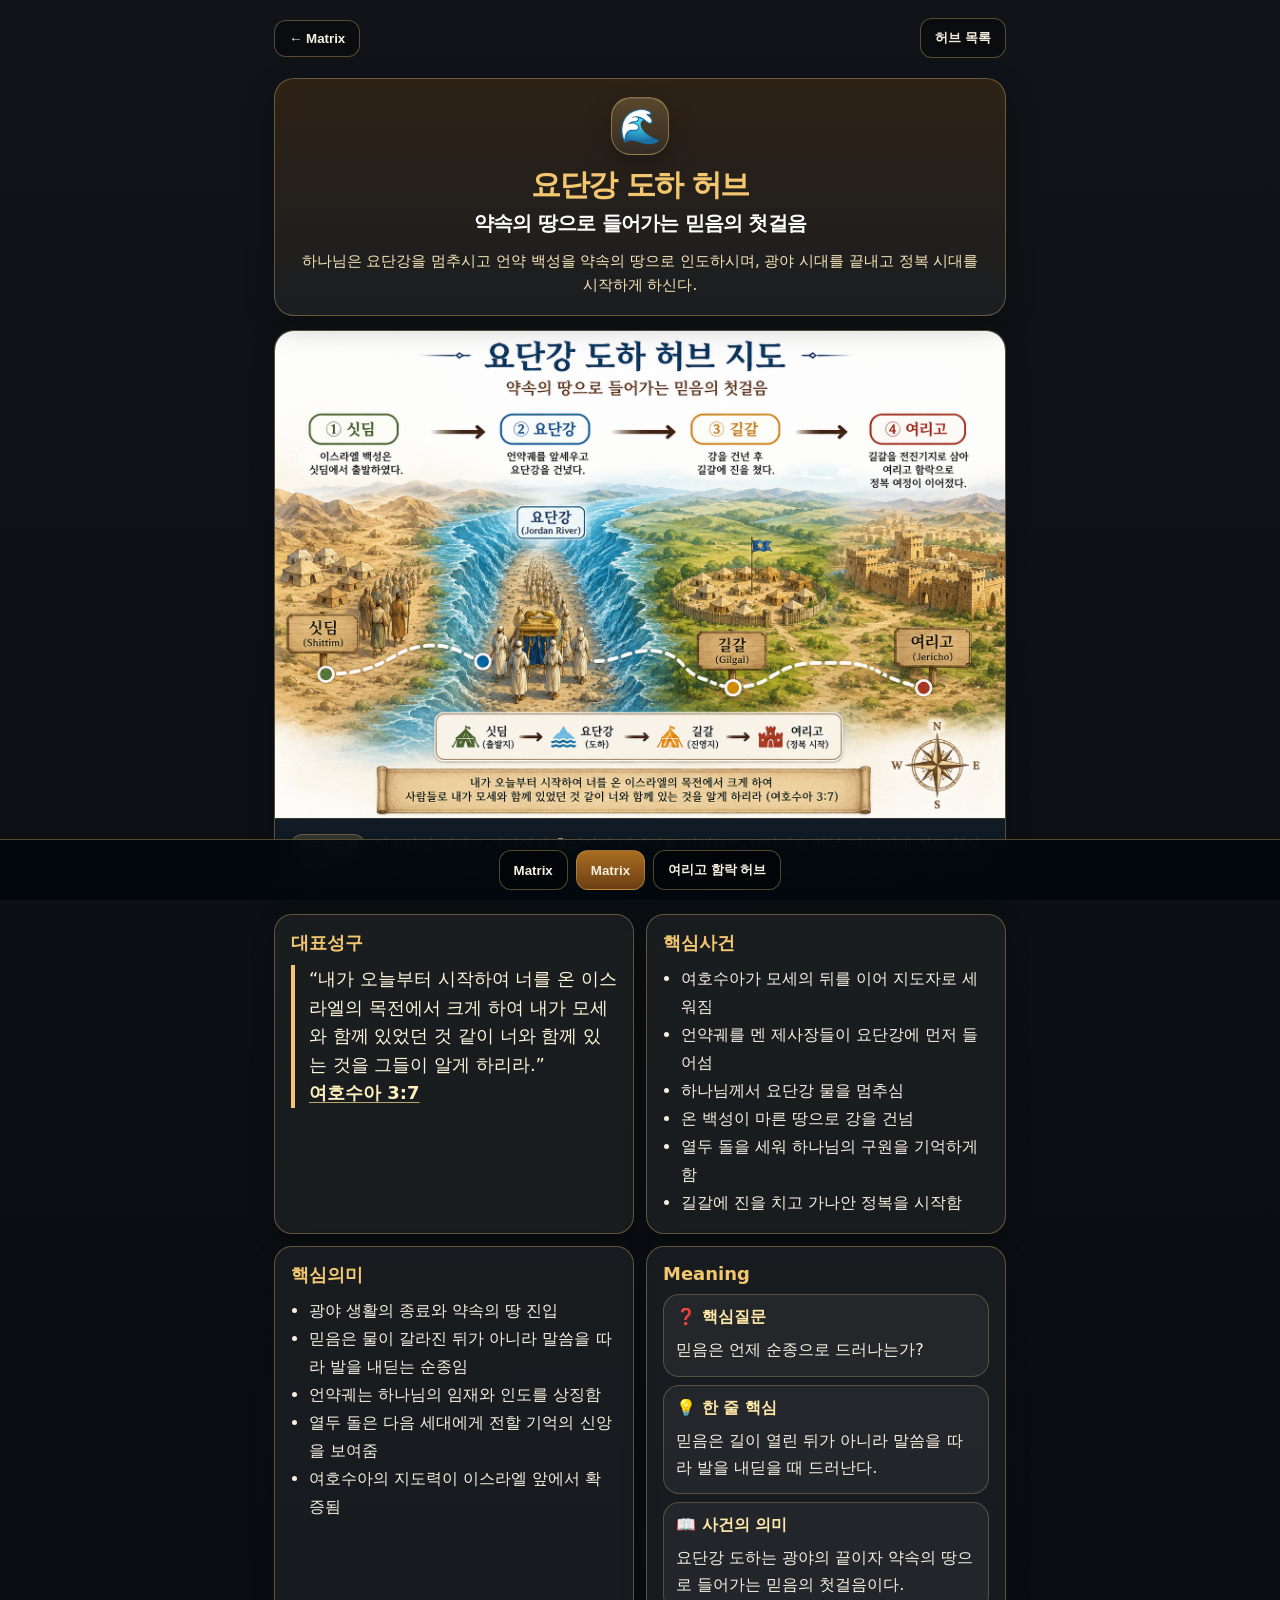
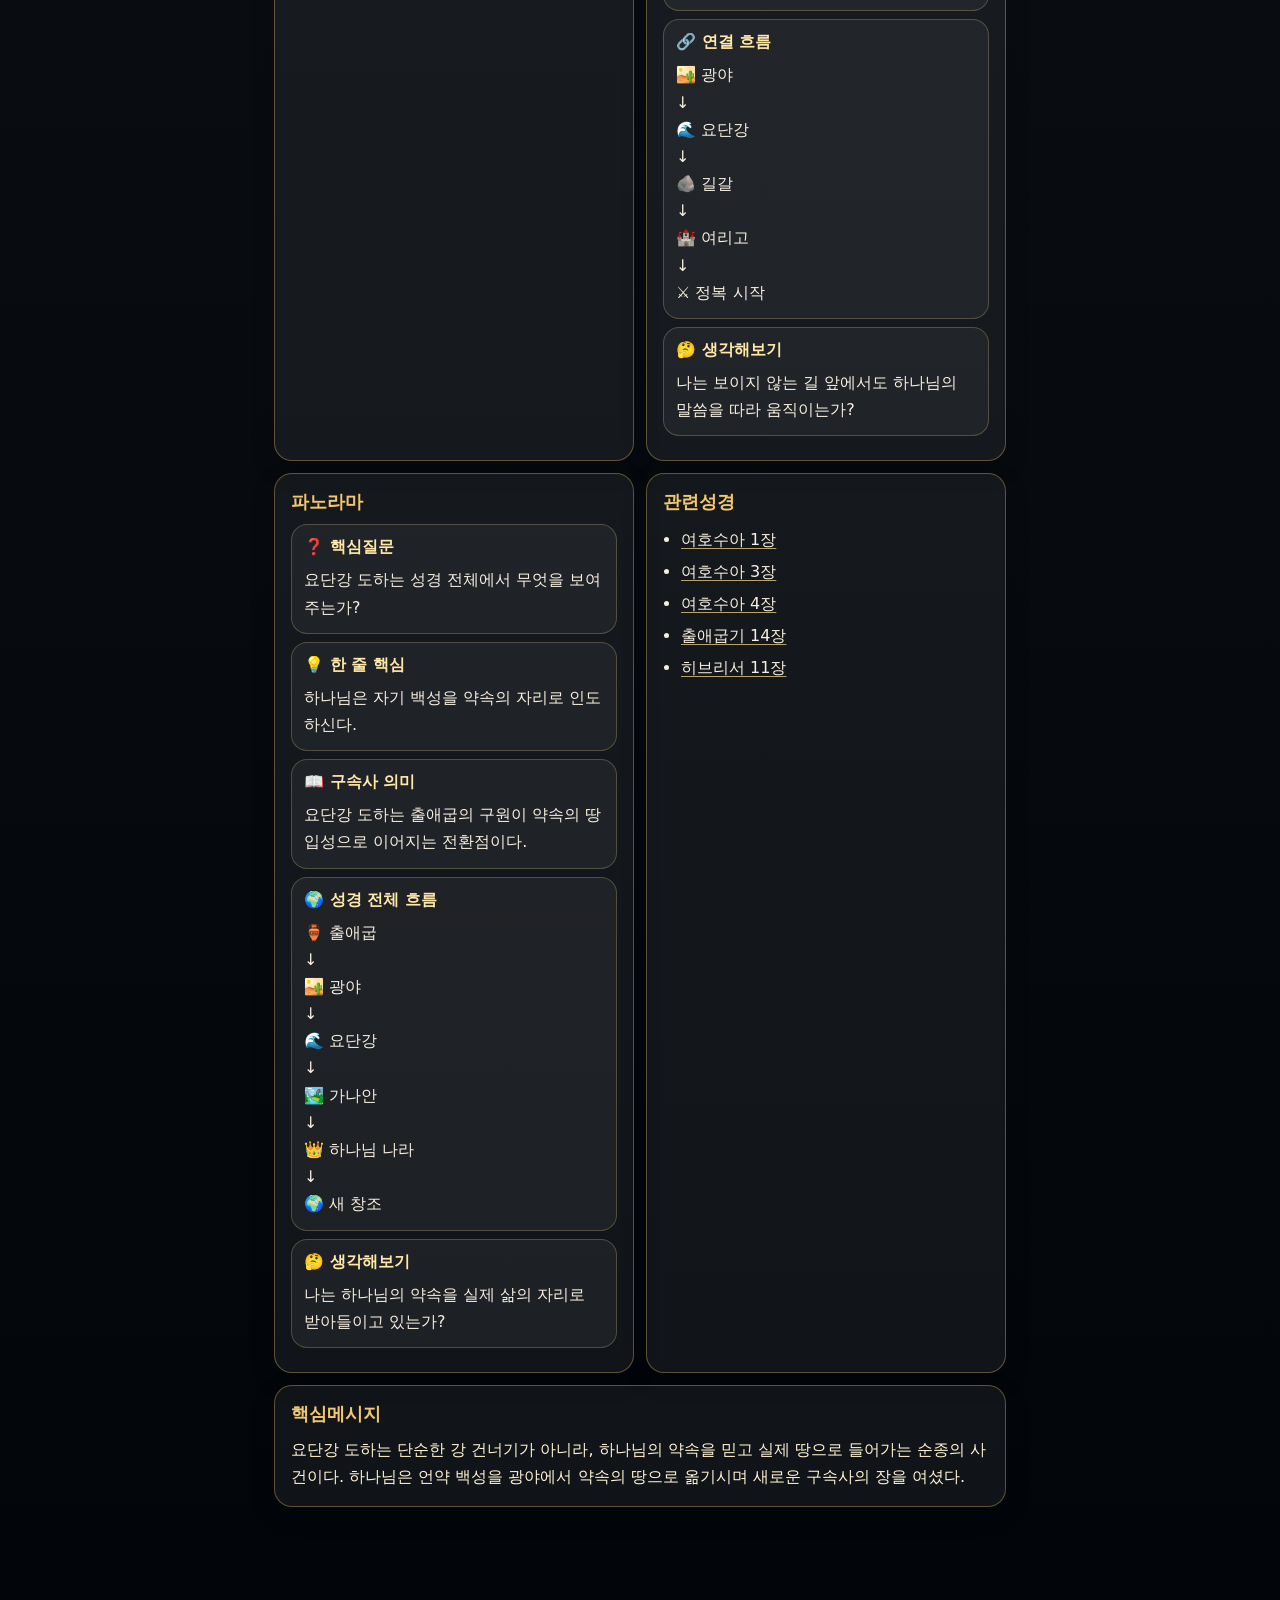
<file: hubs/index.html>
<!doctype html>
<html lang="ko">
<head>
<meta charset="utf-8"/>
<meta name="viewport" content="width=device-width,initial-scale=1,maximum-scale=1,user-scalable=no,viewport-fit=cover"/>
<title>정복시대 허브</title>
<link rel="stylesheet" href="style.css"/>


<style id="cen-m04-standard-hash-css">
#connections,
#integration{
  scroll-margin-top:14px !important;
}
</style>


<style id="cen-bible-link-css">
.bibleLink{color:inherit;text-decoration:underline;text-decoration-color:rgba(247,216,137,.72);text-underline-offset:3px;cursor:pointer;touch-action:manipulation}
.bibleLink:active{opacity:.72}
.refLink{display:inline-block;padding:2px 0}
.verseRef{font-weight:900;color:#fff0bd}
</style>

</head>
<body>
<div class="wrap">
  <header class="top">
    <button onclick="location.href='../index.html'">← Matrix</button>
    <button onclick="openList()">허브 목록</button>
  </header>

  <section class="head">
    <div class="hubSymbol" id="hubIcon"></div>
    <h1 id="title"></h1>
    <div class="sub" id="subtitle"></div>
    <div class="theme" id="theme"></div>
  </section>

  <section class="mapCard mapFirst">
    <img id="map" alt="허브 지도"/>
    <div class="mapText" id="mapText"></div>
  </section>

  <section class="grid">
    <article class="card"><h2>대표성구</h2><div class="verse" id="verse"></div></article>
    <article class="card"><h2>핵심사건</h2><ul id="events"></ul></article>
    <article class="card"><h2>핵심의미</h2><ul id="meaning"></ul></article>
    <article class="card cen-anchor-target" id="connections" data-anchor="meaning"><h2>Meaning</h2><div id="connectionsContent" class="exploreGrid"></div></article>
    <article class="card cen-anchor-target" id="integration" data-anchor="panorama"><h2>파노라마</h2><div id="integratedContent" class="exploreGrid"></div></article>
    <article class="card"><h2>관련성경</h2><ul id="refs"></ul></article>
    <article class="card message"><h2>핵심메시지</h2><p id="message"></p></article>
  </section>

  <section class="nextEraCard" id="nextEraCard" style="display:none">
    <div class="nextEraText">
      <strong id="nextEraTitle">다음 시대</strong>
      <span id="nextEraDesc"></span>
    </div>
    <button id="nextEraBtn">사사시대 매트릭스</button>
  </section>
</div>

<nav class="bottom">
  <button id="prevBtn">이전</button>
  <button id="matrixBtn" onclick="location.href='../index.html'">Matrix</button>
  <button id="nextBtn">다음</button>
</nav>

<div class="listModal" id="listModal" aria-modal="true" role="dialog">
  <div class="listPanel">
    <button class="listClose" onclick="closeList()">×</button>
    <h2>정복시대 허브 목록</h2>
    <div class="hubList" id="hubList"></div>
  </div>
</div>

<script src="js/app.js?v=m04-bible-link-v1"></script>
</body>
</html>
</file>
<file: hubs/style.css>
:root{--gold:#f2c76f;--gold2:#ffe4a0;--line:rgba(242,199,111,.34);--bg:#071017}*{box-sizing:border-box;-webkit-tap-highlight-color:transparent}html,body{margin:0;min-height:100%;background:linear-gradient(#101317,#02060a);color:#f7efe0;font-family:system-ui,-apple-system,"Noto Sans KR","Apple SD Gothic Neo",sans-serif}body{padding-bottom:env(safe-area-inset-bottom)}.wrap{max-width:760px;margin:0 auto;padding:18px 14px 96px}.top{display:flex;justify-content:space-between;gap:10px;align-items:center}.top button,.bottom button{border:1px solid var(--line);background:rgba(0,0,0,.35);color:#f7efe0;padding:10px 14px;border-radius:12px;font-weight:900}.head{position:relative;text-align:center;margin:20px 0 14px;padding:18px;border:1px solid var(--line);border-radius:20px;background:linear-gradient(180deg,rgba(126,75,22,.28),rgba(255,255,255,.05));box-shadow:0 10px 30px rgba(0,0,0,.22)}.hubSymbol{width:58px;height:58px;margin:0 auto 10px;border-radius:20px;display:flex;align-items:center;justify-content:center;font-size:34px;background:linear-gradient(180deg,rgba(242,199,111,.23),rgba(255,255,255,.055));border:1px solid rgba(242,199,111,.42);box-shadow:0 10px 26px rgba(0,0,0,.26), inset 0 1px 0 rgba(255,255,255,.12)}h1{color:var(--gold);font-size:30px;margin:0 0 4px;letter-spacing:-.05em}.sub{color:#fff;font-size:20px;font-weight:850;margin-bottom:12px;letter-spacing:-.04em}.theme{color:#f8e5b8;line-height:1.6;font-size:15px;font-weight:400}.mapCard{border:1px solid var(--line);border-radius:20px;overflow:hidden;background:#08131e;margin:14px 0;box-shadow:0 8px 24px rgba(0,0,0,.18)}.mapCard img{width:100%;display:block;min-height:180px;object-fit:cover;background:#0b1720;border-bottom:1px solid rgba(242,199,111,.18)}.mapText{padding:14px 15px 16px;color:#f2dfb4;font-weight:400;line-height:1.62;font-size:15px;background:linear-gradient(180deg,rgba(255,255,255,.035),rgba(0,0,0,.08))}.mapText::before{content:'지도설명문';display:inline-block;margin-right:8px;padding:2px 7px;border-radius:999px;background:rgba(242,199,111,.15);border:1px solid rgba(242,199,111,.28);font-size:12px;color:#ffe3a4;font-weight:650}.grid{display:grid;grid-template-columns:1fr 1fr;gap:12px}.card{border:1px solid var(--line);background:rgba(255,255,255,.06);border-radius:18px;padding:16px;box-shadow:0 8px 24px rgba(0,0,0,.18)}.card h2{font-size:18px;color:var(--gold);margin:0 0 10px}.verse{font-size:18px;line-height:1.58;border-left:4px solid var(--gold);padding-left:14px;color:#fff5d8}ul{margin:0;padding-left:18px;line-height:1.75}.message{grid-column:1/-1}.message p{margin:0;line-height:1.7;color:#fff3d2}.nextEraCard{margin:14px 0 4px;border:1px solid rgba(242,199,111,.45);border-radius:20px;padding:16px;background:linear-gradient(180deg,rgba(169,109,33,.28),rgba(255,255,255,.06));box-shadow:0 10px 28px rgba(0,0,0,.22);display:flex;gap:12px;align-items:center;justify-content:space-between}.nextEraText{line-height:1.45;color:#f8e5b8}.nextEraText strong{display:block;color:var(--gold);font-size:18px;margin-bottom:4px}.nextEraText span{font-size:14px}.nextEraCard button{border:1px solid rgba(242,199,111,.5);background:linear-gradient(180deg,#b97925,#704216);color:#fff7df;border-radius:14px;padding:12px 14px;font-weight:950;white-space:nowrap}.bottom button.next-era{background:linear-gradient(180deg,#b97925,#704216);color:#fff7df}
.bottom{position:fixed;left:0;right:0;bottom:0;background:rgba(2,8,13,.94);backdrop-filter:blur(10px);border-top:1px solid var(--line);padding:10px calc(10px + env(safe-area-inset-right)) calc(10px + env(safe-area-inset-bottom)) calc(10px + env(safe-area-inset-left));display:flex;gap:8px;justify-content:center;z-index:20}.bottom button:nth-child(2){background:linear-gradient(180deg,#a96d21,#6b3e13)}.listModal{position:fixed;inset:0;background:rgba(0,0,0,.58);display:none;align-items:flex-end;justify-content:center;z-index:50;padding:0 10px calc(86px + env(safe-area-inset-bottom));}.listModal.show{display:flex}.listPanel{width:100%;max-width:760px;background:linear-gradient(180deg,rgba(21,25,30,.98),rgba(5,9,13,.98));border:1px solid var(--line);border-radius:22px;padding:18px;box-shadow:0 -22px 50px rgba(0,0,0,.5);position:relative}.listPanel h2{margin:0 44px 14px 0;color:var(--gold);font-size:22px}.listClose{position:absolute;right:14px;top:12px;width:34px;height:34px;border-radius:50%;border:1px solid var(--line);background:rgba(255,255,255,.08);color:#fff;font-size:22px}.hubList{display:grid;gap:8px}.hubItem{width:100%;text-align:left;border:1px solid rgba(242,199,111,.28);background:rgba(255,255,255,.06);color:#f7efe0;border-radius:14px;padding:12px 14px;font-weight:900;display:flex;align-items:center;gap:11px}.hubItemIcon{width:38px;height:38px;flex:0 0 38px;border-radius:13px;display:flex;align-items:center;justify-content:center;font-size:22px;background:rgba(242,199,111,.12);border:1px solid rgba(242,199,111,.27)}.hubItemText{display:block;line-height:1.22}.hubItemText small{display:block;color:#f4d28b;font-weight:700;margin-top:3px}@media(max-width:720px){.nextEraCard{flex-direction:column;align-items:stretch;text-align:center}.nextEraCard button{width:100%;font-size:16px}.grid{grid-template-columns:1fr}h1{font-size:26px}.sub{font-size:18px}.wrap{padding-left:12px;padding-right:12px}}@media(max-width:430px){.hubSymbol{width:52px;height:52px;font-size:31px;border-radius:18px}.hubItemIcon{width:34px;height:34px;flex-basis:34px;font-size:20px}.verse{font-size:17px}}

.exploreCard{border:1px solid rgba(247,216,137,.24);border-radius:16px;padding:12px;margin:8px 0;background:rgba(255,255,255,.05)}
.exploreCard b{display:block;color:#ffe8a8;margin-bottom:8px;font-size:16px}
.exploreCard p{margin:0;line-height:1.7}
</file>
